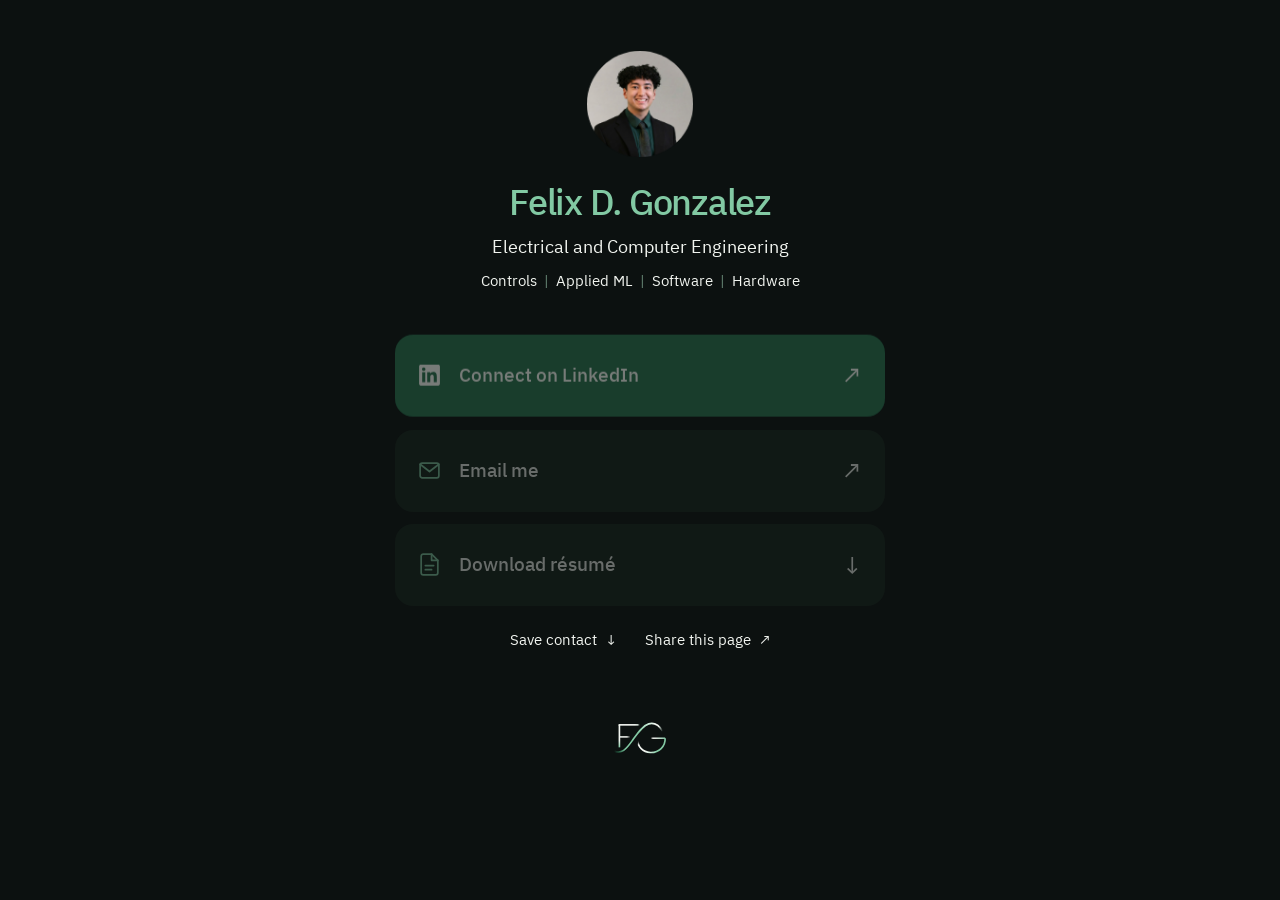
<file: index.html>
<!doctype html><html lang="en"><meta charset="utf-8"><meta name="viewport" content="width=device-width,initial-scale=1"><meta http-equiv="refresh" content="0;url=card/"><title>Felix D. Gonzalez</title><a href="card/">Open digital card</a></html>
</file>
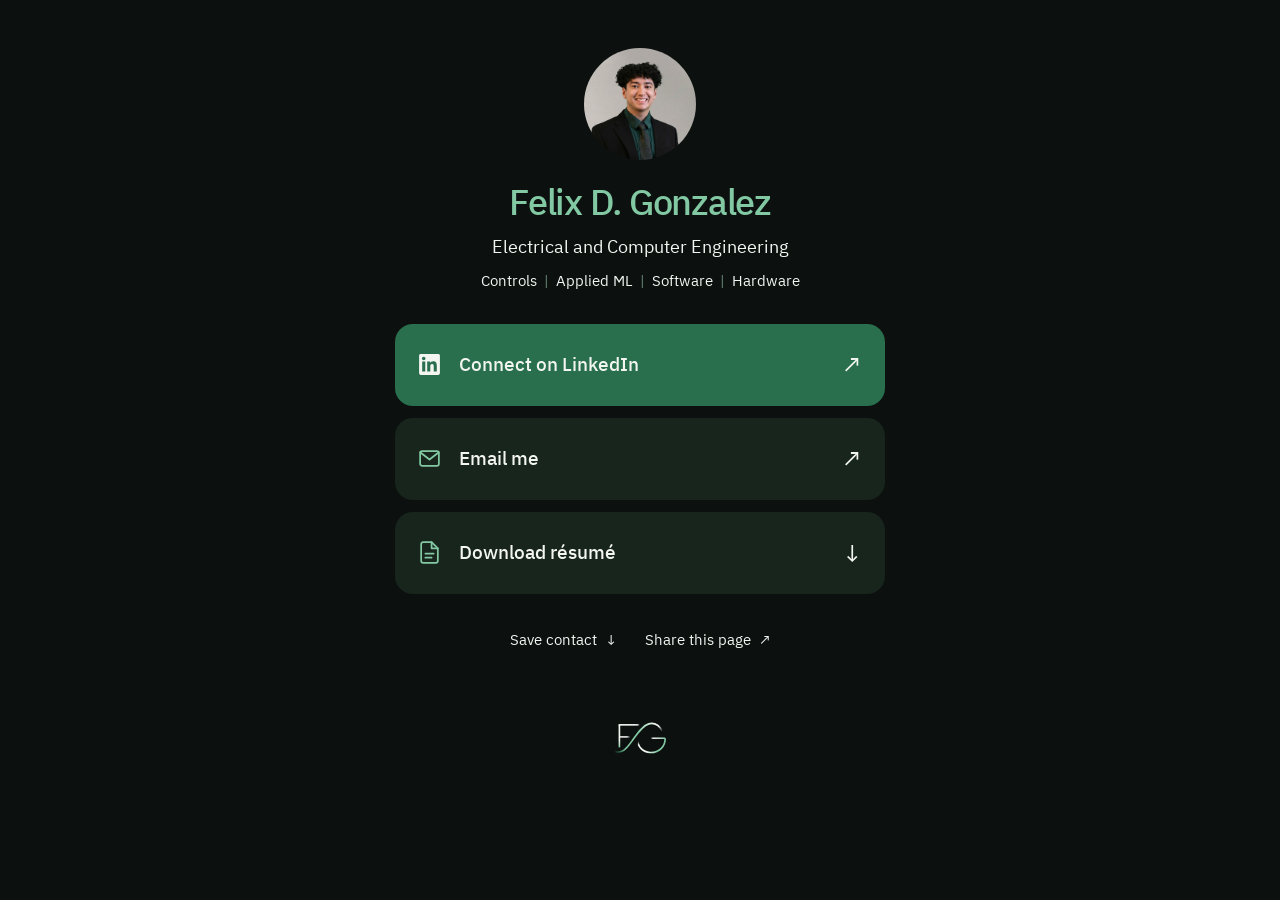
<file: card/index.html>
<!doctype html>
<html lang="en">
<head>
  <meta charset="utf-8">
  <meta name="viewport" content="width=device-width, initial-scale=1">
  <meta name="theme-color" content="#0c1110">
  <meta name="robots" content="noindex">
  <meta name="description" content="Connect with Felix D. Gonzalez. Electrical and computer engineering, software, AI systems and hardware.">
  <title>Connect with Felix D. Gonzalez</title>
  <link rel="icon" href="../assets/favicon.svg" type="image/svg+xml">
  <link rel="preload" href="../assets/fonts/IBMPlexSans-Regular.woff2" as="font" type="font/woff2" crossorigin>
  <link rel="stylesheet" href="connect.css">
  <script src="connect.js" defer></script>
</head>
<body>
<main class="digital-card">
  <header class="card-identity">
    <img class="card-portrait" src="../assets/headshot.jpg" alt="Felix Gonzalez" width="144" height="144">
    <h1>Felix D. Gonzalez</h1>
    <p class="card-discipline">Electrical and Computer Engineering</p>
    <p class="card-bio">Controls <span aria-hidden="true">|</span> Applied ML <span aria-hidden="true">|</span> Software <span aria-hidden="true">|</span> Hardware</p>
  </header>
  <nav class="card-links" aria-label="Connect with Felix">
    <a class="card-link primary" href="https://www.linkedin.com/in/felix-gonzalezz/" target="_blank" rel="noopener"><svg class="link-symbol" viewBox="0 0 24 24" fill="none" stroke="currentColor" stroke-width="1.65" stroke-linecap="round" stroke-linejoin="round" aria-hidden="true" focusable="false"><path fill="currentColor" stroke="none" d="M20.45 2H3.55C2.69 2 2 2.68 2 3.52v16.96C2 21.32 2.69 22 3.55 22h16.9c.86 0 1.55-.68 1.55-1.52V3.52C22 2.68 21.31 2 20.45 2ZM7.93 18.75H4.98V9.2h2.95ZM6.45 7.9a1.71 1.71 0 1 1 0-3.42 1.71 1.71 0 0 1 0 3.42ZM19.02 18.75h-2.94V14.1c0-1.11-.02-2.54-1.55-2.54-1.55 0-1.79 1.21-1.79 2.46v4.73H9.8V9.2h2.82v1.3h.04c.39-.74 1.35-1.52 2.78-1.52 2.97 0 3.58 1.95 3.58 4.48Z"/></svg><span class="card-link-copy">Connect on LinkedIn</span><span aria-hidden="true">↗</span></a>
    <a hidden data-feature="portfolio" class="card-link" href="../#/"><svg class="link-symbol" viewBox="0 0 24 24" fill="none" stroke="currentColor" stroke-width="1.65" stroke-linecap="round" stroke-linejoin="round" aria-hidden="true" focusable="false"><circle cx="12" cy="12" r="9"/><ellipse cx="12" cy="12" rx="4" ry="9"/><path d="M3 12h18M5 6h14M5 18h14"/></svg><span class="card-link-copy">My portfolio</span><span aria-hidden="true">↗</span></a>
    <a hidden data-feature="github" class="card-link" href="https://github.com/felix34003" target="_blank" rel="noopener"><svg class="link-symbol" viewBox="0 0 24 24" fill="none" stroke="currentColor" stroke-width="1.65" stroke-linecap="round" stroke-linejoin="round" aria-hidden="true" focusable="false"><path fill="currentColor" stroke="none" d="M12 .9a11.1 11.1 0 0 0-3.51 21.63c.55.1.76-.24.76-.54v-2.07c-3.09.67-3.74-1.31-3.74-1.31-.5-1.28-1.23-1.62-1.23-1.62-1.01-.69.08-.68.08-.68 1.12.08 1.7 1.15 1.7 1.15.99 1.7 2.59 1.21 3.23.93.1-.72.39-1.21.71-1.49-2.47-.28-5.07-1.24-5.07-5.5 0-1.22.44-2.21 1.15-2.99-.12-.28-.5-1.41.11-2.94 0 0 .94-.3 3.05 1.14a10.62 10.62 0 0 1 5.55 0c2.12-1.44 3.05-1.14 3.05-1.14.61 1.53.23 2.66.11 2.94.72.78 1.15 1.77 1.15 2.99 0 4.27-2.6 5.21-5.08 5.49.4.35.75 1.02.75 2.06v3.04c0 .3.2.65.76.54A11.1 11.1 0 0 0 12 .9Z"/></svg><span class="card-link-copy">GitHub</span><span aria-hidden="true">↗</span></a>
    <a class="card-link" href="mailto:felix34003@gmail.com"><svg class="link-symbol" viewBox="0 0 24 24" fill="none" stroke="currentColor" stroke-width="1.65" stroke-linecap="round" stroke-linejoin="round" aria-hidden="true" focusable="false"><rect x="3" y="5" width="18" height="14" rx="2"/><path d="m3 6 9 7 9-7"/></svg><span class="card-link-copy">Email me</span><span aria-hidden="true">↗</span></a>
    <a class="card-link" href="../assets/Felix_Gonzalez_Resume.pdf" download="Felix_Gonzalez_Resume.pdf"><svg class="link-symbol" viewBox="0 0 24 24" fill="none" stroke="currentColor" stroke-width="1.65" stroke-linecap="round" stroke-linejoin="round" aria-hidden="true" focusable="false"><path d="M14 2H6a2 2 0 0 0-2 2v16a2 2 0 0 0 2 2h12a2 2 0 0 0 2-2V8Z"/><path d="M14 2v6h6M8 13h8M8 17h6"/></svg><span class="card-link-copy">Download résumé</span><span aria-hidden="true">↓</span></a>
  </nav>
  <div class="card-tools"><a href="felix-gonzalez.vcf" download>Save contact <span aria-hidden="true">↓</span></a><button type="button" id="share-card">Share this page <span aria-hidden="true">↗</span></button></div>
  <p class="share-status" role="status" aria-live="polite"></p>
  <footer><img class="footer-logo" src="../assets/fg-logo.svg" alt="Felix Gonzalez logo" width="64" height="40"></footer>
</main>
</body>
</html>
</file>
<file: card/connect.css>
@font-face{font-family:Plex;src:url('../assets/fonts/IBMPlexSans-Regular.woff2') format('woff2');font-weight:400;font-display:swap}@font-face{font-family:Plex;src:url('../assets/fonts/IBMPlexSans-Medium.woff2') format('woff2');font-weight:500 700;font-display:swap}
*{box-sizing:border-box}:root{color-scheme:dark;--bg:#0c1110;--ink:#f2f5f0;--secondary:#c0cbc3;--green:#296f4e;--mint:#82c9a3;--surface:#18251d}body{margin:0;background:var(--bg);color:var(--ink);font:17px/1.5 Plex,sans-serif}a{color:inherit;text-decoration:none}button{font:inherit;color:inherit;cursor:pointer}a,button{-webkit-tap-highlight-color:transparent}:focus-visible{outline:3px solid var(--mint);outline-offset:5px}::selection{background:var(--green)}.digital-card{width:min(100% - 40px,490px);margin:0 auto;padding:48px 0 28px}.card-identity{text-align:center}.card-portrait{height:112px;width:112px;object-fit:cover;object-position:center 30%;border-radius:50%;margin:0 auto 22px;display:block}.card-hello{color:var(--mint);margin:0 0 8px;font-size:16px}h1{font-weight:500;font-size:36px;line-height:1.1;letter-spacing:-.035em;margin:0 0 18px}.card-bio{font-size:17px;margin:0;line-height:1.55}.card-location{color:var(--secondary);font-size:15px;margin:14px 0 30px}.card-links{display:flex;flex-direction:column;gap:12px}.card-link{display:flex;align-items:center;justify-content:space-between;gap:18px;background:var(--surface);border-radius:18px;padding:18px 22px;min-height:82px;transition:transform 180ms ease-out,background 180ms}.card-link.primary{background:var(--green)}.card-link>span:first-child{font-size:19px;font-weight:500}.card-link small{display:block;font-size:14px;color:var(--secondary);font-weight:400;margin-top:4px}.card-link.primary small{color:#e3eee6}.card-link>span:last-child{font-size:25px;transition:transform 180ms}.card-link:hover,.card-link:focus-visible{background:#22412e;transform:translateY(-3px)}.card-link.primary:hover{background:#347b59}.card-link:hover>span:last-child{transform:translate(3px,-3px)}.card-link:active{transform:scale(.985)}.card-tools{display:flex;justify-content:center;align-items:center;gap:28px;margin-top:25px;font-size:15px}.card-tools>a,.card-tools button{min-height:44px;display:inline-flex;align-items:center;gap:8px}.card-tools button{border:0;background:none;padding:0}.card-tools a:hover,.card-tools button:hover{color:var(--mint)}.share-status{min-height:23px;font-size:14px;text-align:center;color:var(--mint);margin:10px 0 22px}footer{display:flex;align-items:center;justify-content:space-between;font-size:14px;color:var(--secondary)}footer>span{color:var(--mint);font-size:25px;font-weight:500}footer>a:hover{color:var(--ink)}
@media(prefers-reduced-motion:no-preference){.card-portrait{animation:portrait-settle .7s ease-out}.card-link{animation:link-enter .6s both;animation-delay:calc(var(--i,0)*65ms)}.card-link:nth-child(2){--i:1}.card-link:nth-child(3){--i:2}.card-link:nth-child(4){--i:3}.card-link:nth-child(5){--i:4}@keyframes link-enter{from{opacity:.4;translate:0 12px}to{opacity:1;translate:0 0}}@keyframes portrait-settle{from{transform:scale(.94)}to{transform:scale(1)}}}
@media(max-width:390px){.digital-card{padding-top:30px}h1{font-size:33px}.card-link{padding:17px 19px}.card-link>span:first-child{font-size:18px}.card-link small{font-size:13px}.card-tools{gap:24px;font-size:14px}}
@media(prefers-reduced-motion:reduce){*,*::before,*::after{animation:none!important;transition:none!important}.card-link:hover,.card-link:active,.card-link:hover>span:last-child{transform:none}}
.card-link>.link-symbol{width:25px;height:25px;flex:0 0 25px;color:var(--mint)}.card-link.primary>.link-symbol{color:var(--ink)}.card-link>.card-link-copy{flex:1;min-width:0;font-size:19px;font-weight:500}.card-link{gap:17px}.card-link small{overflow-wrap:anywhere}@media(max-width:390px){.card-link{gap:13px;padding:17px 16px}.card-link>.card-link-copy{font-size:18px}.card-link>.link-symbol{width:23px;height:23px;flex-basis:23px}}

.footer-logo{display:block;width:64px;height:40px;object-fit:contain}

.card-identity h1{color:var(--mint)}.card-bio{margin:0 0 30px;font-size:16px;line-height:1.65}.card-bio span{color:#658573;margin:0 3px}

.card-identity h1{margin-bottom:12px}.card-discipline{font-size:18px;line-height:1.4;margin:0 0 10px}.card-bio{font-size:15px}footer{justify-content:center}

[hidden]{display:none!important}
</file>
